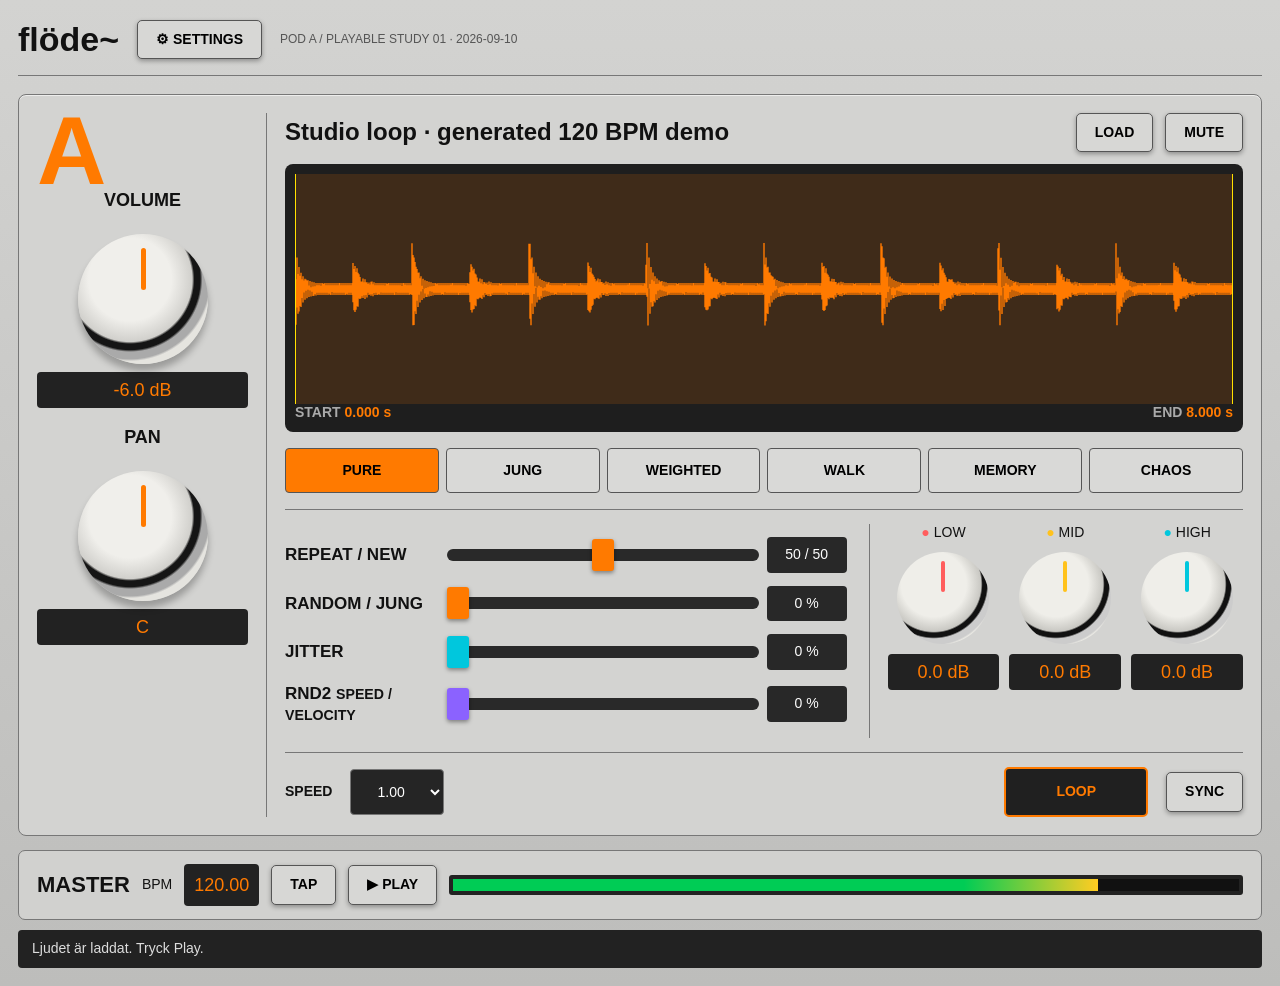
<file: prototype/web-pod-a-2026-09-10/index.html>
<!doctype html>
<html lang="sv">
<head>
<meta charset="utf-8"><meta name="viewport" content="width=device-width,initial-scale=1"><title>flöde~ — Pod A playable study 2026-09-10</title>
<style>
:root{--bg:#c9c9c7;--panel:#d8d8d6;--ink:#111;--orange:#ff7a00;--cyan:#00c7dd;--violet:#8b62ff;--dark:#242424;--line:#777;--red:#ff5d5d;--yellow:#ffc21c}*{box-sizing:border-box}body{margin:0;background:linear-gradient(#d3d3d1,#bdbdbb);font:14px/1.25 Arial,sans-serif;color:var(--ink)}button,input,select{font:inherit}.app{max-width:1500px;margin:0 auto;padding:18px}.top{display:flex;align-items:center;gap:18px;border-bottom:1px solid #777;padding-bottom:14px}.brand{font-size:34px;font-weight:800}.btn{background:#d7d7d5;border:1px solid #555;border-radius:5px;box-shadow:0 2px 5px #0005;padding:10px 18px;font-weight:700}.pod{margin-top:18px;background:#d3d3d1;border:1px solid #777;border-radius:8px;box-shadow:inset 0 1px #fff9}.podgrid{display:grid;grid-template-columns:230px 1fr;gap:18px;padding:18px}.left{border-right:1px solid #777;padding-right:18px}.podletter{font-size:96px;line-height:.8;color:var(--orange);font-weight:800}.knob{width:130px;height:130px;margin:22px auto 8px;border-radius:50%;background:radial-gradient(circle at 40% 35%,#f0efeb 0 36%,#d1d0cc 54%,#151515 56% 61%,#aaa 63% 69%,#e5e4df 71%);position:relative;box-shadow:0 7px 7px #0004}.knob:after{content:"";position:absolute;left:63px;top:14px;width:5px;height:42px;background:var(--orange);border-radius:3px}.label{text-align:center;font-weight:800;font-size:18px}.value{display:block;background:#222;color:var(--orange);margin:8px auto 18px;padding:7px 10px;min-width:90px;text-align:center;border-radius:4px;font-size:18px}.filebar{display:flex;align-items:center;gap:12px;margin-bottom:12px}.filename{font-size:24px;font-weight:700;flex:1}.wavewrap{background:#1e1e1e;border-radius:8px;padding:10px}.wave{width:100%;height:230px;display:block;touch-action:none;cursor:crosshair}.loopinfo{display:flex;justify-content:space-between;color:#aaa;font-weight:800}.loopinfo span b{color:var(--orange)}.modes{display:grid;grid-template-columns:repeat(6,1fr);gap:7px;margin:16px 0}.mode{padding:13px 6px;border:1px solid #555;border-radius:4px;background:#d9d9d7;font-weight:800}.mode.active{background:var(--orange)}.controls{display:grid;grid-template-columns:1.2fr .8fr;gap:22px;border-top:1px solid #777;padding-top:14px}.row{display:grid;grid-template-columns:150px 1fr 80px;gap:10px;align-items:center;margin:13px 0}.row label{font-weight:800;font-size:17px}.slider{appearance:none;width:100%;height:12px;border-radius:7px;background:#292929}.slider::-webkit-slider-thumb{appearance:none;width:22px;height:32px;border-radius:3px;background:var(--orange);box-shadow:0 2px 4px #0006}.cyan::-webkit-slider-thumb{background:var(--cyan)}.violet::-webkit-slider-thumb{background:var(--violet)}.pct{background:#282828;color:#fff;padding:9px;border-radius:4px;text-align:center}.eq{display:grid;grid-template-columns:repeat(3,1fr);gap:10px;border-left:1px solid #777;padding-left:18px}.eqk{text-align:center}.miniKnob{width:92px;height:92px;margin:10px auto;border-radius:50%;background:radial-gradient(circle at 40% 35%,#efeee9 0 40%,#c9c8c3 58%,#111 60% 65%,#ccc 67% 74%,#e8e7e2 76%);position:relative}.miniKnob:after{content:"";position:absolute;left:44px;top:9px;width:4px;height:31px;border-radius:2px;background:var(--c)}.footerline{display:flex;gap:18px;align-items:center;border-top:1px solid #777;padding-top:14px;margin-top:14px}.speed{background:#252525;color:#fff;padding:13px 22px;border-radius:4px}.loopbtn{margin-left:auto;background:#202020;color:var(--orange);border:2px solid var(--orange);padding:14px 50px;border-radius:5px;font-weight:800}.master{display:grid;grid-template-columns:auto repeat(4,auto) 1fr;gap:12px;align-items:center;margin-top:14px;padding:13px 18px;background:#d1d1cf;border:1px solid #777;border-radius:7px}.master strong{font-size:22px}.master .bpm{background:#222;color:var(--orange);padding:10px;border-radius:4px;font-size:18px}.meter{height:20px;background:linear-gradient(90deg,#0c5,#0c5 65%,#fc2 82%,#111 82%);border:4px solid #222;border-radius:3px}.status{margin-top:10px;background:#222;color:#ddd;padding:10px 14px;border-radius:4px}.small{font-size:12px;color:#555}.hidden{display:none}@media(max-width:900px){.podgrid{grid-template-columns:1fr}.left{border-right:0;border-bottom:1px solid #777}.controls{grid-template-columns:1fr}.eq{border-left:0;padding-left:0}.modes{grid-template-columns:repeat(3,1fr)}.master{grid-template-columns:repeat(3,1fr)}}
</style></head><body><div class="app"><div class="top"><div class="brand">flöde~</div><button class="btn">⚙ SETTINGS</button><span class="small">POD A / PLAYABLE STUDY 01 · 2026-09-10</span></div><section class="pod"><div class="podgrid"><aside class="left"><div class="podletter">A</div><div class="label">VOLUME</div><div class="knob"></div><span class="value">-6.0 dB</span><div class="label">PAN</div><div class="knob"></div><span class="value">C</span></aside><main><div class="filebar"><div id="filename" class="filename">Studio loop</div><button id="loadBtn" class="btn">LOAD</button><button id="muteBtn" class="btn">MUTE</button></div><input id="fileInput" type="file" accept="audio/*" class="hidden"><div class="wavewrap"><canvas id="wave" class="wave"></canvas><div class="loopinfo"><span>START <b id="startTxt">0.000 s</b></span><span>END <b id="endTxt">8.000 s</b></span></div></div><div class="modes" id="modes"></div><div class="controls"><div><div id="modeSpecific" class="row"><label>REPEAT / NEW</label><input id="repeatNew" class="slider" type="range" min="0" max="100" value="50"><span id="repeatNewVal" class="pct">50 / 50</span></div><div class="row"><label>RANDOM / JUNG</label><input id="random" class="slider" type="range" min="0" max="100" value="0"><span id="randomVal" class="pct">0 %</span></div><div class="row"><label>JITTER</label><input id="jitter" class="slider cyan" type="range" min="0" max="100" value="0"><span id="jitterVal" class="pct">0 %</span></div><div class="row"><label>RND2 <small>SPEED / VELOCITY</small></label><input id="rnd2" class="slider violet" type="range" min="0" max="100" value="0"><span id="rnd2Val" class="pct">0 %</span></div></div><div class="eq"><div class="eqk"><b style="color:var(--red)">●</b> LOW<div class="miniKnob" style="--c:var(--red)"></div><span class="value">0.0 dB</span></div><div class="eqk"><b style="color:var(--yellow)">●</b> MID<div class="miniKnob" style="--c:var(--yellow)"></div><span class="value">0.0 dB</span></div><div class="eqk"><b style="color:var(--cyan)">●</b> HIGH<div class="miniKnob" style="--c:var(--cyan)"></div><span class="value">0.0 dB</span></div></div></div><div class="footerline"><b>SPEED</b><select id="speed" class="speed"><option>.25</option><option>.50</option><option>.75</option><option selected>1.00</option><option>1.50</option><option>2.00</option></select><button class="loopbtn">LOOP</button><button class="btn">SYNC</button></div></main></div></section><section class="master"><strong>MASTER</strong><span>BPM</span><span class="bpm" id="bpm">120.00</span><button id="tapBtn" class="btn">TAP</button><button id="playBtn" class="btn">▶ PLAY</button><div class="meter"></div></section><div class="status" id="status">Ljudet laddas… SPACE play/pause · dra över vågformen för loop · RND2 ändrar playback rate och därmed pitch i denna studie.</div></div>
<script>
const modes=["PURE","JUNG","WEIGHTED","WALK","MEMORY","CHAOS"];let mode="PURE",ctx,buffer,source,gain,playing=false,muted=false,start=0,end=8,lastTap=0;const q=s=>document.querySelector(s),canvas=q("#wave"),g=canvas.getContext("2d"),modeEl=q("#modes");modes.forEach(m=>{const b=document.createElement("button");b.className="mode"+(m===mode?" active":"");b.textContent=m;b.onclick=()=>{mode=m;[...modeEl.children].forEach(x=>x.classList.toggle("active",x.textContent===m));q("#modeSpecific").style.visibility=(m==="JUNG"||m==="MEMORY"||m==="CHAOS")?"visible":"hidden"};modeEl.appendChild(b)});function init(){if(!ctx){ctx=new(window.AudioContext||window.webkitAudioContext)();gain=ctx.createGain();gain.connect(ctx.destination);gain.gain.value=.5}}function makeDemo(){init();const sr=ctx.sampleRate,dur=8,n=Math.floor(sr*dur),b=ctx.createBuffer(1,n,sr),d=b.getChannelData(0);for(let i=0;i<n;i++){const t=i/sr;d[i]=.035*Math.sin(2*Math.PI*110*t)+.02*Math.sin(2*Math.PI*165*t)}for(let beat=0;beat<16;beat++){const st=Math.floor(beat*.5*sr),len=Math.min(Math.floor(.18*sr),n-st);for(let j=0;j<len;j++){const tt=j/sr,env=Math.exp(-tt*(beat%2?18:22));d[st+j]+=Math.sin(2*Math.PI*(beat%2?180:55)*tt)*env*(beat%2?.11:.42)+(Math.random()*2-1)*env*(beat%2?.12:.025)}}buffer=b;end=dur;q("#filename").textContent="Studio loop · generated 120 BPM demo";draw();updateLoop();q("#status").textContent="Ljudet är laddat. Tryck Play."}makeDemo();async function loadArray(ab,name){init();buffer=await ctx.decodeAudioData(ab.slice(0));end=buffer.duration;q("#filename").textContent=name;draw();updateLoop();q("#status").textContent="Ljudet är laddat. Tryck Play."}q("#loadBtn").onclick=()=>q("#fileInput").click();q("#fileInput").onchange=e=>{const f=e.target.files[0];if(f)f.arrayBuffer().then(ab=>loadArray(ab,f.name))};function stop(){if(source){try{source.stop()}catch(e){}source.disconnect();source=null}playing=false;q("#playBtn").textContent="▶ PLAY"}function play(){init();if(!buffer)return;if(playing){stop();return}source=ctx.createBufferSource();source.buffer=buffer;let base=parseFloat(q("#speed").value),r2=+q("#rnd2").value/100,j=+q("#jitter").value/100;source.playbackRate.value=Math.max(.1,base*(1+(Math.random()*2-1)*r2*.75+(Math.random()*2-1)*j*.05));source.loop=true;source.loopStart=start;source.loopEnd=end;source.connect(gain);source.start(0,start);playing=true;q("#playBtn").textContent="■ STOP";q("#status").textContent=`Spelar ${mode}. Rate ${source.playbackRate.value.toFixed(2)}×. RND2 modulerar hastighet/pitch.`}q("#playBtn").onclick=play;document.body.onkeydown=e=>{if(e.code==="Space"&&e.target.tagName!=="INPUT"){e.preventDefault();play()}};q("#muteBtn").onclick=()=>{init();muted=!muted;gain.gain.value=muted?0:.5;q("#muteBtn").textContent=muted?"UNMUTE":"MUTE"};["random","jitter","rnd2"].forEach(id=>q("#"+id).oninput=e=>q("#"+id+"Val").textContent=e.target.value+" %");q("#repeatNew").oninput=e=>q("#repeatNewVal").textContent=`${e.target.value} / ${100-e.target.value}`;q("#speed").onchange=()=>{if(source)source.playbackRate.value=parseFloat(q("#speed").value)};function resize(){const dpr=devicePixelRatio||1,r=canvas.getBoundingClientRect();canvas.width=r.width*dpr;canvas.height=r.height*dpr;g.setTransform(dpr,0,0,dpr,0,0);draw()}addEventListener("resize",resize);function draw(){const w=canvas.clientWidth,h=canvas.clientHeight;g.clearRect(0,0,w,h);g.fillStyle="#1d1d1d";g.fillRect(0,0,w,h);if(!buffer)return;const data=buffer.getChannelData(0),step=Math.max(1,Math.floor(data.length/w));g.strokeStyle="#ff7a00";g.lineWidth=1.4;g.beginPath();for(let x=0;x<w;x++){let mn=1,mx=-1;for(let i=x*step;i<Math.min(data.length,(x+1)*step);i++){let v=data[i];if(v<mn)mn=v;if(v>mx)mx=v}let y1=(1-mx)*h/2,y2=(1-mn)*h/2;g.moveTo(x,y1);g.lineTo(x,y2)}g.stroke();let xs=start/buffer.duration*w,xe=end/buffer.duration*w;g.fillStyle="#ff7a0026";g.fillRect(xs,0,xe-xs,h);g.strokeStyle="#ffe100";g.lineWidth=2;g.beginPath();g.moveTo(xs,0);g.lineTo(xs,h);g.moveTo(xe,0);g.lineTo(xe,h);g.stroke()}let drag=false,anchor=0;canvas.onpointerdown=e=>{if(!buffer)return;drag=true;anchor=e.offsetX/canvas.clientWidth*buffer.duration;start=end=anchor;canvas.setPointerCapture(e.pointerId);updateLoop()};canvas.onpointermove=e=>{if(!drag||!buffer)return;let cur=Math.max(0,Math.min(buffer.duration,e.offsetX/canvas.clientWidth*buffer.duration));start=Math.min(anchor,cur);end=Math.max(anchor,cur);if(end-start<.02)end=Math.min(buffer.duration,start+.02);updateLoop()};canvas.onpointerup=()=>drag=false;function updateLoop(){q("#startTxt").textContent=start.toFixed(3)+" s";q("#endTxt").textContent=end.toFixed(3)+" s";draw();if(source){source.loopStart=start;source.loopEnd=end}}let taps=[];q("#tapBtn").onclick=()=>{let now=performance.now();if(lastTap&&now-lastTap<2000){taps.push(now-lastTap);if(taps.length>5)taps.shift();let avg=taps.reduce((a,b)=>a+b,0)/taps.length;q("#bpm").textContent=(60000/avg).toFixed(2)}else taps=[];lastTap=now};setTimeout(resize,50);
</script></body></html>
</file>
